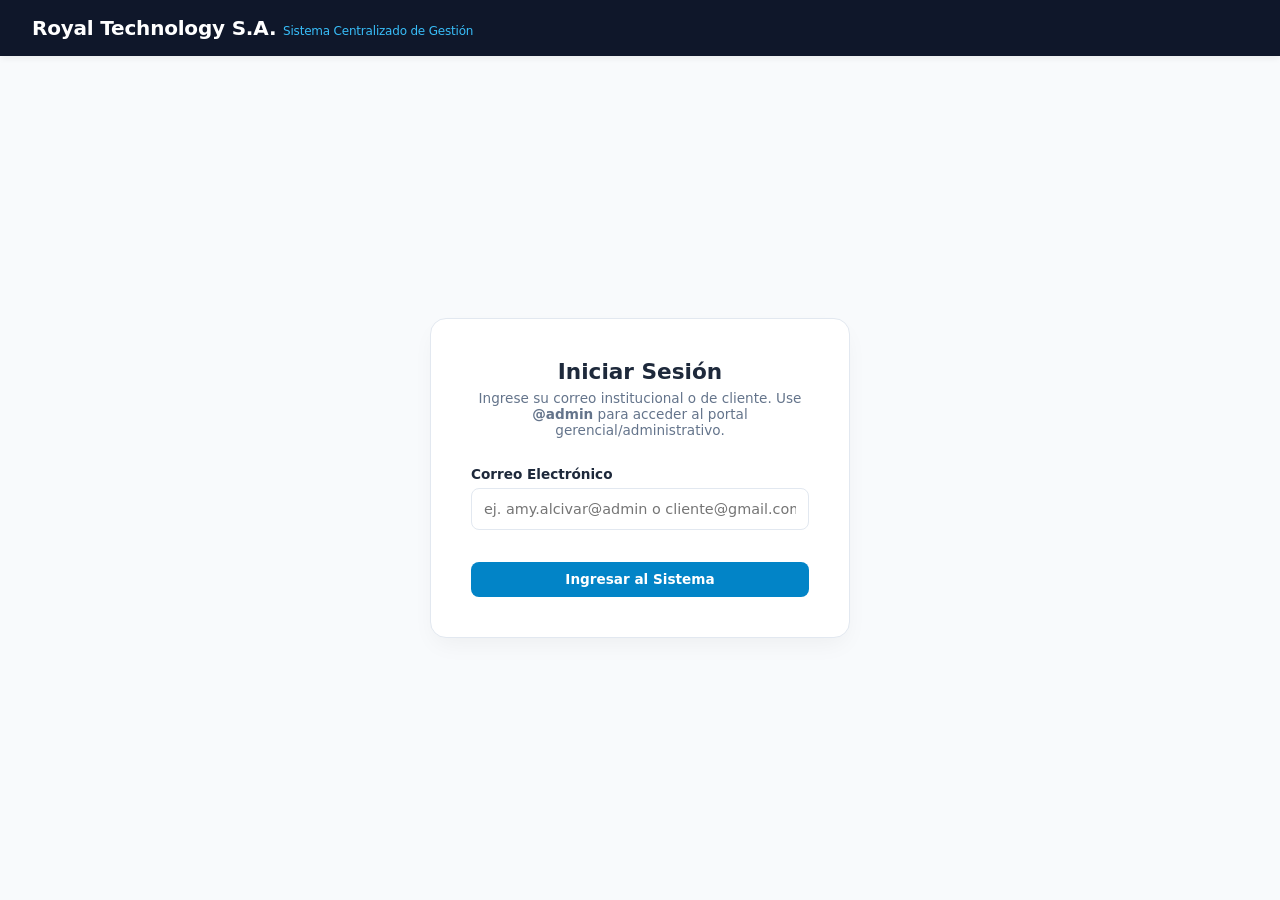
<file: index.html>
<!DOCTYPE html>
<html lang="es">
<head>
    <meta charset="UTF-8">
    <meta name="viewport" content="width=device-width, initial-scale=1.0">
    <title>Royal Technology S.A. - Acceso al Sistema</title>
    <link rel="stylesheet" href="css/styles.css">
</head>
<body>

    <header>
        <h1>Royal Technology S.A. <span style="font-size:0.75rem; color:#38bdf8; font-weight:normal;">Sistema Centralizado de Gestión</span></h1>
    </header>

    <main class="login-wrapper">
        <div class="login-card">
            <h2 class="section-title" style="text-align:center; font-size:1.35rem;">Iniciar Sesión</h2>
            <p class="section-desc" style="text-align:center; font-size:0.85rem;">Ingrese su correo institucional o de cliente. Use <strong>@admin</strong> para acceder al portal gerencial/administrativo.</p>
            
            <form onsubmit="handleLogin(event)">
                <div class="form-group">
                    <label>Correo Electrónico</label>
                    <input type="email" id="loginEmail" class="form-control" placeholder="ej. amy.alcivar@admin o cliente@gmail.com" required>
                </div>
                <button type="submit" class="btn btn-primary" style="width:100%; margin-top:1rem;">Ingresar al Sistema</button>
            </form>
        </div>
    </main>

    <script src="js/script.js"></script>
</body>
</html>
</file>
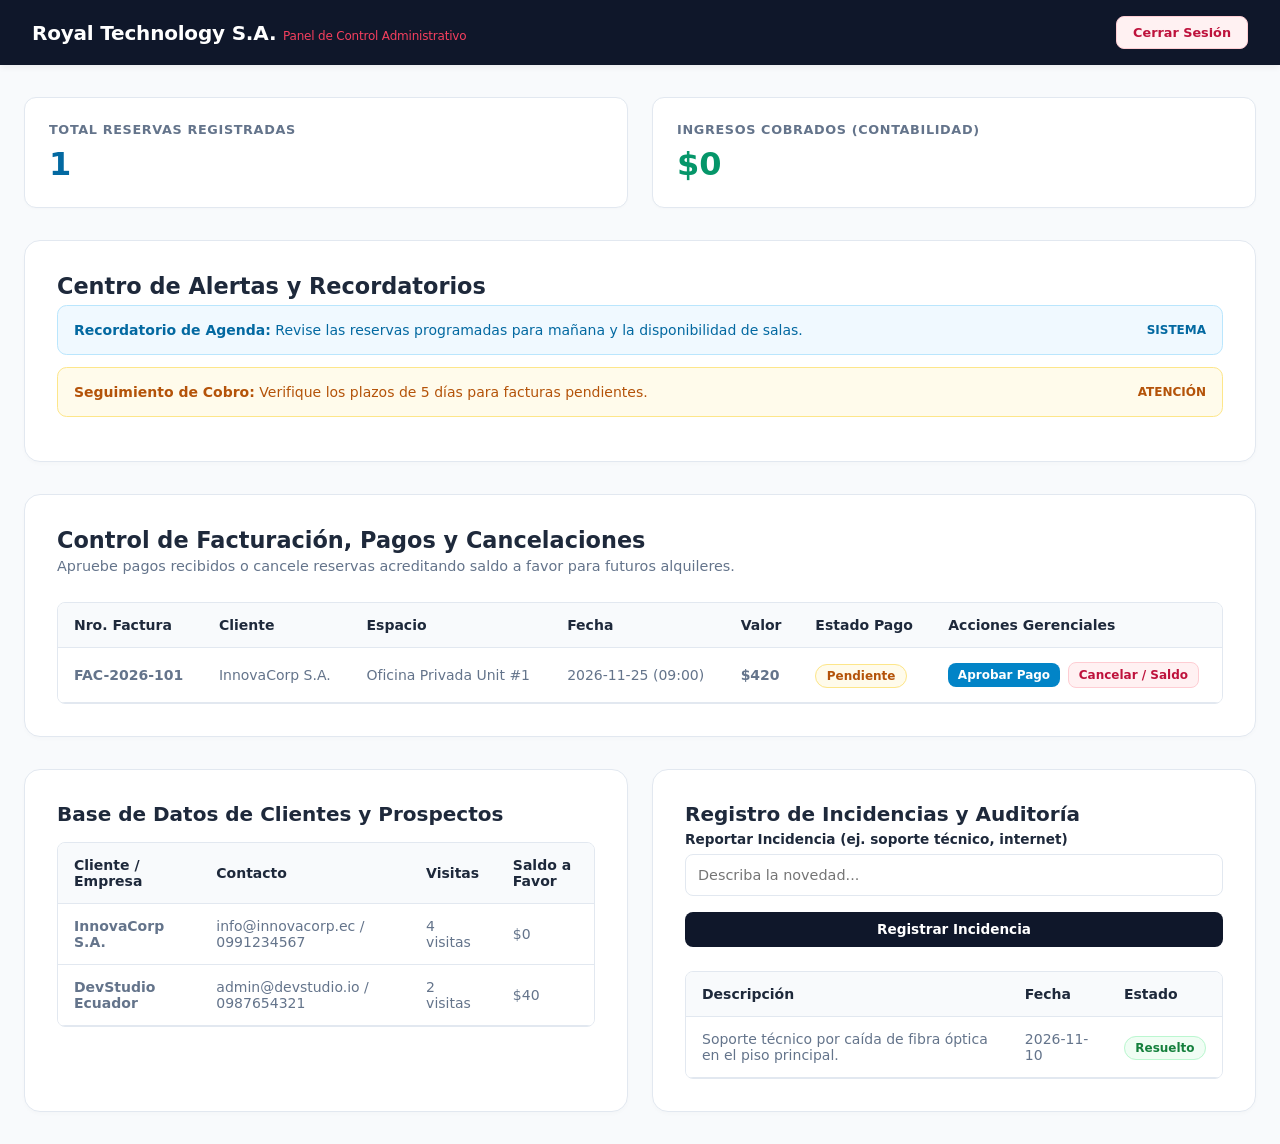
<file: pages/admin.html>
<!DOCTYPE html>
<html lang="es">
<head>
    <meta charset="UTF-8">
    <meta name="viewport" content="width=device-width, initial-scale=1.0">
    <title>Royal Technology S.A. - Panel Gerencial y Administrativo</title>
    <link rel="stylesheet" href="../css/styles.css">
</head>
<body>

    <header>
        <h1>Royal Technology S.A. <span style="font-size:0.75rem; color:#f43f5e; font-weight:normal;">Panel de Control Administrativo</span></h1>
        <nav>
            <button onclick="logout()" class="logout-btn">Cerrar Sesión</button>
        </nav>
    </header>

    <main>
        <!-- MÉTRICAS -->
        <div class="dashboard-grid">
            <div class="stat-card">
                <h3>Total Reservas Registradas</h3>
                <div class="number" id="stat-total-reservas">0</div>
            </div>
            <div class="stat-card">
                <h3>Ingresos Cobrados (Contabilidad)</h3>
                <div class="number" id="stat-total-ingresos" style="color:#059669;">$0</div>
            </div>
        </div>

        <!-- ALERTAS Y RECORDATORIOS -->
        <div class="section-container">
            <h2 class="section-title">Centro de Alertas y Recordatorios</h2>
            <div class="alert-banner alert-info">
                <span><strong>Recordatorio de Agenda:</strong> Revise las reservas programadas para mañana y la disponibilidad de salas.</span>
                <span style="font-size:0.75rem; font-weight:700;">SISTEMA</span>
            </div>
            <div class="alert-banner alert-warning">
                <span><strong>Seguimiento de Cobro:</strong> Verifique los plazos de 5 días para facturas pendientes.</span>
                <span style="font-size:0.75rem; font-weight:700;">ATENCIÓN</span>
            </div>
        </div>

        <!-- CONTROL DE RESERVAS Y PAGOS -->
        <div class="section-container">
            <h2 class="section-title">Control de Facturación, Pagos y Cancelaciones</h2>
            <p class="section-desc">Apruebe pagos recibidos o cancele reservas acreditando saldo a favor para futuros alquileres.</p>
            
            <div class="table-responsive">
                <table>
                    <thead>
                        <tr>
                            <th>Nro. Factura</th>
                            <th>Cliente</th>
                            <th>Espacio</th>
                            <th>Fecha</th>
                            <th>Valor</th>
                            <th>Estado Pago</th>
                            <th>Acciones Gerenciales</th>
                        </tr>
                    </thead>
                    <tbody id="admin-reservas-table"></tbody>
                </table>
            </div>
        </div>

        <div style="display:grid; grid-template-columns: 1fr 1fr; gap:1.5rem;">
            <!-- DIRECTORIO DE CLIENTES -->
            <div class="section-container" style="margin-bottom:0;">
                <h2 class="section-title" style="font-size:1.25rem;">Base de Datos de Clientes y Prospectos</h2>
                <div class="table-responsive">
                    <table>
                        <thead>
                            <tr>
                                <th>Cliente / Empresa</th>
                                <th>Contacto</th>
                                <th>Visitas</th>
                                <th>Saldo a Favor</th>
                            </tr>
                        </thead>
                        <tbody id="admin-clientes-table"></tbody>
                    </table>
                </div>
            </div>

            <!-- REGISTRO DE INCIDENCIAS -->
            <div class="section-container" style="margin-bottom:0;">
                <h2 class="section-title" style="font-size:1.25rem;">Registro de Incidencias y Auditoría</h2>
                <form id="formIncidencia" onsubmit="registrarIncidenciaAdmin(event)" style="margin-bottom:1.5rem;">
                    <div class="form-group">
                        <label>Reportar Incidencia (ej. soporte técnico, internet)</label>
                        <input type="text" id="incDesc" class="form-control" placeholder="Describa la novedad..." required>
                    </div>
                    <button type="submit" class="btn" style="width:100%;">Registrar Incidencia</button>
                </form>

                <div class="table-responsive">
                    <table>
                        <thead>
                            <tr>
                                <th>Descripción</th>
                                <th>Fecha</th>
                                <th>Estado</th>
                            </tr>
                        </thead>
                        <tbody id="admin-incidencias-table"></tbody>
                    </table>
                </div>
            </div>
        </div>
    </main>

    <script src="../js/script.js"></script>
</body>
</html>
</file>
<file: css/styles.css>
/* ==========================================================
   ROYAL TECHNOLOGY S.A. - INTERFAZ FORMAL Y PASTELES
   ========================================================== */

:root {
    --bg-app: #f8fafc;
    --card-bg: #ffffff;
    --text-primary: #1e293b;
    --text-secondary: #64748b;
    --primary: #38bdf8;
    --primary-dark: #0284c7;
    --accent-header: #0f172a;
    --border: #e2e8f0;

    /* Colores Pasteles */
    --pastel-blue-bg: #f0f9ff;
    --pastel-blue-text: #0369a1;
    --pastel-blue-border: #bae6fd;

    --pastel-green-bg: #f0fdf4;
    --pastel-green-text: #15803d;
    --pastel-green-border: #bbf7d0;

    --pastel-amber-bg: #fffbeb;
    --pastel-amber-text: #b45309;
    --pastel-amber-border: #fde68a;

    --pastel-rose-bg: #fff1f2;
    --pastel-rose-text: #be123c;
    --pastel-rose-border: #fecdd3;
}

* {
    box-sizing: border-box;
    margin: 0;
    padding: 0;
    font-family: 'Inter', system-ui, -apple-system, sans-serif;
}

body {
    background-color: var(--bg-app);
    color: var(--text-primary);
    min-height: 100vh;
    display: flex;
    flex-direction: column;
}

header {
    background-color: var(--accent-header);
    color: white;
    padding: 1rem 2rem;
    display: flex;
    justify-content: space-between;
    align-items: center;
    box-shadow: 0 4px 6px -1px rgba(0,0,0,0.05);
}

header h1 {
    font-size: 1.25rem;
    font-weight: 700;
    letter-spacing: -0.01em;
}

nav {
    display: flex;
    gap: 0.5rem;
    align-items: center;
}

/* Estado de navegación con color notable para sección activa */
.nav-btn {
    background: transparent;
    border: none;
    color: #94a3b8;
    font-size: 0.875rem;
    font-weight: 600;
    cursor: pointer;
    transition: all 0.2s ease;
    padding: 0.6rem 1rem;
    border-radius: 0.5rem;
}

.nav-btn:hover {
    color: #f1f5f9;
    background-color: rgba(255,255,255,0.08);
}

.nav-btn.active {
    color: #0f172a !important;
    background-color: #e0f2fe !important; /* Pastel celeste destacado */
    font-weight: 700;
    box-shadow: 0 1px 3px rgba(0,0,0,0.1);
}

.logout-btn {
    background-color: var(--pastel-rose-bg);
    color: var(--pastel-rose-text);
    border: 1px solid var(--pastel-rose-border);
    padding: 0.5rem 1rem;
    border-radius: 0.5rem;
    font-size: 0.8rem;
    font-weight: 600;
    cursor: pointer;
    transition: background 0.2s;
    margin-left: 0.5rem;
}

.logout-btn:hover {
    background-color: #ffe4e6;
}

main {
    max-width: 1280px;
    margin: 2rem auto;
    padding: 0 1.5rem;
    flex: 1;
    width: 100%;
}

.login-wrapper {
    display: flex;
    justify-content: center;
    align-items: center;
    flex: 1;
    padding: 2rem;
}

.login-card {
    background: var(--card-bg);
    padding: 2.5rem;
    border-radius: 1rem;
    border: 1px solid var(--border);
    box-shadow: 0 10px 25px -5px rgba(0,0,0,0.05);
    width: 100%;
    max-width: 420px;
}

.dashboard-grid {
    display: grid;
    grid-template-columns: repeat(auto-fit, minmax(280px, 1fr));
    gap: 1.5rem;
    margin-bottom: 2rem;
}

.stat-card {
    background: var(--card-bg);
    padding: 1.5rem;
    border-radius: 0.75rem;
    border: 1px solid var(--border);
    box-shadow: 0 1px 3px rgba(0,0,0,0.02);
}

.stat-card h3 {
    font-size: 0.8rem;
    color: var(--text-secondary);
    text-transform: uppercase;
    letter-spacing: 0.05em;
}

.stat-card .number {
    font-size: 2rem;
    font-weight: 800;
    color: var(--pastel-blue-text);
    margin-top: 0.5rem;
}

.section-container {
    background: var(--card-bg);
    border-radius: 1rem;
    border: 1px solid var(--border);
    padding: 2rem;
    box-shadow: 0 2px 4px rgba(0,0,0,0.02);
    margin-bottom: 2rem;
}

.section-title {
    font-size: 1.4rem;
    font-weight: 700;
    color: var(--text-primary);
    margin-bottom: 0.35rem;
}

.section-desc {
    color: var(--text-secondary);
    font-size: 0.9rem;
    margin-bottom: 1.75rem;
}

.grid-cards {
    display: grid;
    grid-template-columns: repeat(auto-fit, minmax(260px, 1fr));
    gap: 1.5rem;
}

.card {
    background: var(--card-bg);
    border: 1px solid var(--border);
    border-radius: 0.75rem;
    overflow: hidden;
    display: flex;
    flex-direction: column;
    transition: transform 0.2s, box-shadow 0.2s;
}

.card:hover {
    transform: translateY(-2px);
    box-shadow: 0 8px 16px -4px rgba(0,0,0,0.06);
}

.card img {
    height: 160px;
    width: 100%;
    object-fit: cover;
}

.card-body {
    padding: 1.25rem;
    display: flex;
    flex-direction: column;
    flex: 1;
    justify-content: space-between;
}

.badge {
    display: inline-block;
    font-size: 0.7rem;
    font-weight: 700;
    text-transform: uppercase;
    background: var(--pastel-blue-bg);
    color: var(--pastel-blue-text);
    border: 1px solid var(--pastel-blue-border);
    padding: 0.25rem 0.6rem;
    border-radius: 9999px;
    margin-bottom: 0.5rem;
    width: fit-content;
}

.card-title {
    font-size: 1.05rem;
    font-weight: 700;
    color: var(--text-primary);
    margin-bottom: 0.35rem;
}

.card-text {
    font-size: 0.85rem;
    color: var(--text-secondary);
    margin-bottom: 1.25rem;
    line-height: 1.4;
}

.card-footer {
    display: flex;
    justify-content: space-between;
    align-items: center;
    border-top: 1px solid var(--border);
    padding-top: 1rem;
}

.price {
    font-weight: 800;
    font-size: 1.1rem;
    color: var(--text-primary);
}

.btn {
    background-color: var(--accent-header);
    color: #ffffff;
    border: none;
    padding: 0.6rem 1.2rem;
    border-radius: 0.5rem;
    font-size: 0.85rem;
    font-weight: 600;
    cursor: pointer;
    transition: background 0.2s;
}

.btn:hover { background-color: #334155; }
.btn-primary { background-color: var(--primary-dark); }
.btn-primary:hover { background-color: #075985; }
.btn-danger { background-color: var(--pastel-rose-bg); color: var(--pastel-rose-text); border: 1px solid var(--pastel-rose-border); }
.btn-danger:hover { background-color: #fecdd3; }

.btn-disabled {
    background-color: #f1f5f9 !important;
    color: #94a3b8 !important;
    border: 1px solid var(--border) !important;
    cursor: not-allowed !important;
}

.form-grid {
    display: grid;
    grid-template-columns: repeat(auto-fit, minmax(180px, 1fr));
    gap: 1rem;
    margin-bottom: 1rem;
}

.form-group {
    margin-bottom: 1rem;
}

.form-group label {
    display: block;
    font-size: 0.85rem;
    font-weight: 600;
    margin-bottom: 0.4rem;
    color: var(--text-primary);
}

.form-control {
    width: 100%;
    padding: 0.75rem;
    border: 1px solid var(--border);
    border-radius: 0.5rem;
    font-size: 0.9rem;
    outline: none;
    background-color: #fff;
    transition: border 0.2s;
}

.form-control:focus {
    border-color: var(--primary);
    box-shadow: 0 0 0 3px rgba(56, 189, 248, 0.2);
}

.table-responsive {
    overflow-x: auto;
    border-radius: 0.5rem;
    border: 1px solid var(--border);
    margin-top: 1rem;
}

table {
    width: 100%;
    border-collapse: collapse;
    text-align: left;
    font-size: 0.875rem;
}

th {
    background-color: #f8fafc;
    color: var(--text-primary);
    padding: 0.875rem 1rem;
    font-weight: 700;
    border-bottom: 1px solid var(--border);
}

td {
    padding: 0.875rem 1rem;
    border-bottom: 1px solid var(--border);
    color: var(--text-secondary);
    background-color: #fff;
}

.status-badge {
    padding: 0.25rem 0.65rem;
    border-radius: 9999px;
    font-size: 0.75rem;
    font-weight: 700;
}

.status-green { background: var(--pastel-green-bg); color: var(--pastel-green-text); border: 1px solid var(--pastel-green-border); }
.status-amber { background: var(--pastel-amber-bg); color: var(--pastel-amber-text); border: 1px solid var(--pastel-amber-border); }
.status-red { background: var(--pastel-rose-bg); color: var(--pastel-rose-text); border: 1px solid var(--pastel-rose-border); }

.space-status-card {
    background: #ffffff;
    padding: 1.25rem;
    border-radius: 0.6rem;
    margin-bottom: 0.75rem;
    display: flex;
    justify-content: space-between;
    align-items: center;
}

.space-status-available { border: 1px solid var(--pastel-green-border); background-color: #fafdfb; }
.space-status-occupied { border: 1px solid var(--pastel-rose-border); background-color: #fffcfc; }

.alert-banner {
    padding: 1rem;
    border-radius: 0.6rem;
    margin-bottom: 0.75rem;
    font-size: 0.875rem;
    display: flex;
    justify-content: space-between;
    align-items: center;
}

.alert-info { background: var(--pastel-blue-bg); color: var(--pastel-blue-text); border: 1px solid var(--pastel-blue-border); }
.alert-warning { background: var(--pastel-amber-bg); color: var(--pastel-amber-text); border: 1px solid var(--pastel-amber-border); }
</file>
